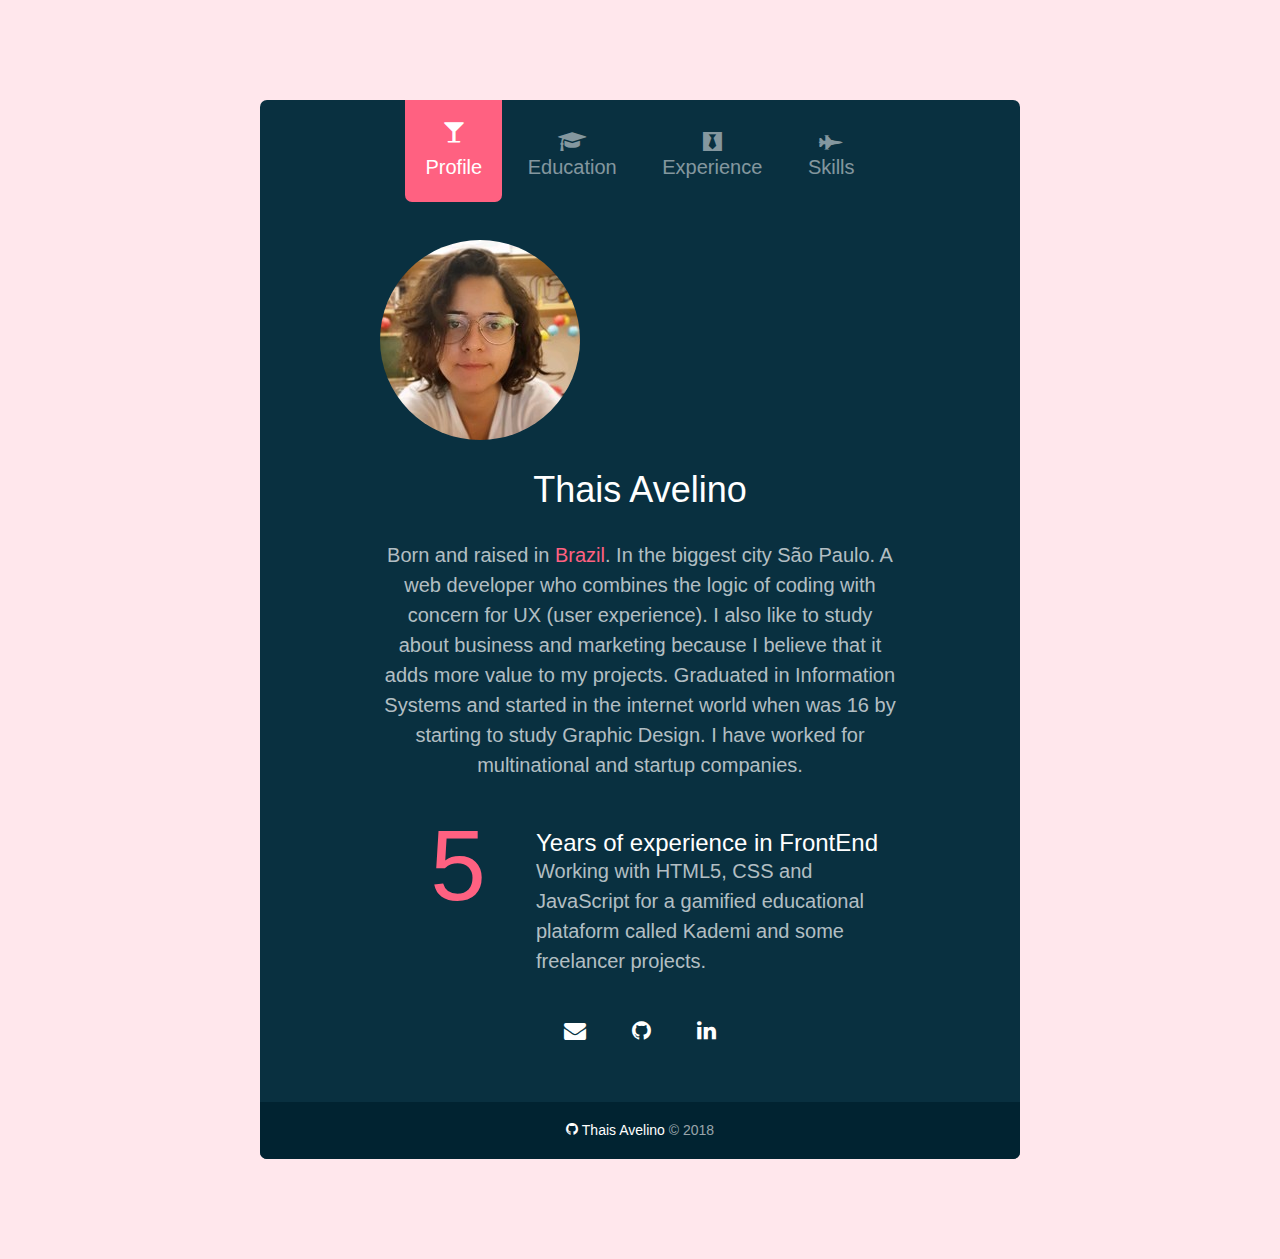
<file: index.html>
<!DOCTYPE html>
<!--[if lt IE 7]>      <html class="no-js lt-ie9 lt-ie8 lt-ie7"> <![endif]-->
<!--[if IE 7]>         <html class="no-js lt-ie9 lt-ie8"> <![endif]-->
<!--[if IE 8]>         <html class="no-js lt-ie9"> <![endif]-->
<!--[if gt IE 8]><!--> <html class="no-js"> <!--<![endif]-->
	<head>
	<meta charset="utf-8">
	<meta http-equiv="X-UA-Compatible" content="IE=edge">
	<title>Thais Avelino - CV</title>
	<meta name="viewport" content="width=device-width, initial-scale=1">
	<meta name="description" content="CV website about Thais Avelino Frontend developer" />
	<meta name="keywords" content="userexperience, ux, ui, user interface, design, ux designer, girls who code, html5, bootstrap, website, css3, mobile first, responsive, frontend" />
	<meta name="author" content="Thais Avelino" />

  	<!-- Facebook and Twitter integration -->
	<meta property="og:title" content=""/>
	<meta property="og:image" content=""/>
	<meta property="og:url" content=""/>
	<meta property="og:site_name" content=""/>
	<meta property="og:description" content=""/>
	<meta name="twitter:title" content="" />
	<meta name="twitter:image" content="" />
	<meta name="twitter:url" content="" />
	<meta name="twitter:card" content="" />

	<!-- Place favicon.ico and apple-touch-icon.png in the root directory -->
	<link rel="shortcut icon" href="favicon.ico">

	<!-- <link href='https://fonts.googleapis.com/css?family=Work+Sans:400,300,600,400italic,700' rel='stylesheet' type='text/css'> -->

	<!-- Animate.css -->
	<link rel="stylesheet" href="css/animate.css">
	<!-- Icomoon Icon Fonts-->
	<link rel="stylesheet" href="css/icomoon.css">
	<!-- Bootstrap  -->
	<link rel="stylesheet" href="css/bootstrap.css">
	<!-- Theme style  -->
	<link rel="stylesheet" href="css/style.css">

	<!-- Modernizr JS -->
	<script src="js/modernizr-2.6.2.min.js"></script>
	<!-- FOR IE9 below -->
	<!--[if lt IE 9]>
	<script src="js/respond.min.js"></script>
	<![endif]-->

	</head>
	<body><!---style="background-image: url(images/bg.jpg);--->

	<div id="fh5co-main">
		<div class="fh5co-tab-wrap">
			<ul class="fh5co-tab-menu">
				<li class="active"><a href="#" data-tab="1"><span class="icon icon-glass"></span><span class="menu-text">Profile</span></a></li>
				<li><a href="#" data-tab="2"><span class="icon icon-graduation-cap"></span><span class="menu-text">Education</span></a></li>
				<li><a href="#" data-tab="3"><span class="icon icon-black-tie"></span><span class="menu-text">Experience</span></a></li>
				<li><a href="#" data-tab="4" data-pie="yes"><span class="icon icon-fighter-jet"></span><span class="menu-text">Skills</span></a></li>
			</ul>
			<div class="fh5co-tab-content active" data-content="1">
				<div class="fh5co-content-inner text-center">
					<div class="row row-bottom-padded-sm">
						<div class="col-md-12">
							<figure>
								<img src="images/tavelino.jpeg" class="img-responsive img-circle" alt="Free HTML5 Wesbite Template by FreeHTML5.co">
							</figure>
							<h1>Thais Avelino</h1>
							<p>Born and raised in <a href="">Brazil</a>. In the biggest city São Paulo.
								A web developer who combines the logic of coding with concern for UX (user experience).
								I also like to study about business and marketing because I believe that it adds more value to my projects.
								Graduated in Information Systems and started in the internet world when was 16 by starting to study Graphic Design.
								I have worked for multinational and startup companies.</p>
						</div>
					</div>
					<div class="row">
						<div class="col-md-12 fh5co-counter">
							<div class="fh5co-number fh5co-left">5</div>
							<div class="fh5co-text">
								<h3 class="border-bottom">Years of experience in FrontEnd</h3>
								<p>Working with HTML5, CSS and JavaScript for a gamified educational plataform called Kademi and some freelancer projects.</p>
							</div>
						</div>
					</div>
					<ul class="fh5co-social">
						<li><a href="t.avelino@gmail.com"><i class="icon-envelope"></i></a></li>
						<li><a href="https://github.com/thaisavelino"><i class="icon-github"></i></a></li>
						<li><a href="https://www.linkedin.com/in/thaisavelino/?locale=en_US"><i class="icon-linkedin"></i></a></li>
					</ul>
				</div>
			</div>
			<div class="fh5co-tab-content" data-content="2">
				<div class="fh5co-content-inner">
					<div class="row">
						<div class="col-md-12">
							<p> Here There are some of my diplomas, but I am very curious and always studying about different subjects: marketing, project management, business, new economies, etc..</p>

							<div class="fh5co-feature">
								<div class="fh5co-icon">
									<i class="icon-graduation-cap"></i>
								</div>
								<div class="fh5co-text">
									<h2>2018-2021</h2>
									<p>Software Engineering and Computer Programming -  <a class="white" href="https://www.42.us.org/">42 Silicon Valley</a></p>
								</div>
							</div>
							<div class="fh5co-feature">
								<div class="fh5co-icon">
									<i class="icon-graduation-cap"></i>
								</div>
								<div class="fh5co-text">
									<h2>2010-2013</h2>
									<p>Information Systems - <a class="white"  href="http://www.faap.br/">Fundação Armando Alvares Penteado</a> - Brasil.</p>
								</div>
							</div>
							<div class="fh5co-feature">
								<div class="fh5co-icon">
									<i class="icon-graduation-cap"></i>
								</div>
								<div class="fh5co-text">
									<h2>2006-2008</h2>
									<p>Graphic Desing - <a class="white" href="http://https://www.escola-panamericana.com.br/">Escola Panamericana de Arte e Design </a> - Brasil.</p>
								</div>
							</div>

						</div>
					</div>
				</div>
			</div>
			<div class="fh5co-tab-content" data-content="3">
				<div class="fh5co-content-inner">
					<div class="row">
						<div class="col-md-12">

							<p>I have the privilege to work with these cool companies.</p>

							<div class="fh5co-feature">
									<div class="fh5co-icon">
										<i class="icon-black-tie"></i>
									</div>
									<div class="fh5co-text">
										<h2>Project Manager | Online Education</h2>
										<h3><a href="http://www.ganbatte.com.br">Ganbatte</a> - 2016-Present</h3>
										<ul>
											<li>eLearning Content Developer </li>
											<li>Instructional Designer </li>
											<li>Project Management for eLearning </li>
											<li>Teacher - on-line courses Tutor</li>
										</ul>
										<br />
									</div>
								</div>

							<div class="fh5co-feature">
								<div class="fh5co-icon">
									<i class="icon-black-tie"></i>
								</div>
								<div class="fh5co-text">
									<h2>Frontend Web Developer / UX analyst</h2>
									<h3><a href="http://www.atheva.com.br/">Atheva</a> 2015-2016.</h3>
									<ul>
										<li>Web development with HTML5, CSS3, Bootstrap and Javascript and JQuery.</li>
										<li>Responsible for the quality of Design, Front-end Programming, Usability and UX of Kademi Platforms (learning games, educational platform for schools) http://www.kademi.com.br/</li>
									</ul>
									<br />
								</div>
							</div>

							<div class="fh5co-feature">
								<div class="fh5co-icon">
									<i class="icon-black-tie"></i>
								</div>
								<div class="fh5co-text">
									<h2>WebSphere Application Server Support Analyst</h2>
									<h3><a href="http://www.ibm.com">IBM</a> - 2011-2012</h3>
									<ul>
										<li>I worked on the WebSphere Application Server (WAS) support team, solving software administration and configuration problems, working with large companies, and providing technical support to programmers and managers.</li>
									</ul>
									<br />
								</div>
							</div>

							<div class="fh5co-feature">
								<div class="fh5co-icon">
									<i class="icon-black-tie"></i>
								</div>
								<div class="fh5co-text">
									<h2>Cisco Networking Academy Instructor</h2>
									<h3><a href="http://www.ainet.com.br/">Ainet</a> - 2010-2011</h3>
									<ul>
										<li> Teach on IT Essentials professional training, focusing on preparing for Comptia A+</li>
										<li> Teach maintenance of computers, printers, network configuration, and "non-technical" skills such as customer service, emotional intelligence and ethics. Preparing students to work on service desk</li>
										<li> To create and teach workshops in IT, in the following topics: Convergent networks; VOIP; Wireless; IP network infrastructure; Information security</li>
										<li> Support analyst (maintenance of computers and the local network).</li>
									</ul>
								</div>
							</div>

						</div>

					</div>
				</div>
			</div>
			<div class="fh5co-tab-content" data-content="4">
				<div class="fh5co-content-inner">
					<div class="row">
						<div class="col-md-12">
							<p>Here are some of my technical Skills. For more check my <a class="white" href="https://github.com/thaisavelino"><i class="icon-github"></i> Github page</a>.</p>
						</div>
						<h2>Programming</h2>
						<div class="col-md-4 col-sm-6 col-xs-12 text-center">
							<div class="chart" data-percent="95"><span><strong>HTML5</strong>95%</span></div>
						</div>
						<div class="col-md-4 col-sm-6 col-xs-12 text-center">
							<div class="chart" data-percent="93"><span><strong>CSS3</strong>93%</span></div>
						</div>
						<div class="col-md-4 col-sm-6 col-xs-12 text-center">
							<div class="chart" data-percent="50"><span><strong>jQuery</strong>50%</span></div>
						</div>
						<div class="col-md-4 col-sm-6 col-xs-12 text-center">
							<div class="chart" data-percent="15"><span><strong>PHP</strong>15%</span></div>
						</div>
						<div class="col-md-4 col-sm-6 col-xs-12 text-center">
							<div class="chart" data-percent="15"><span><strong>MySQL</strong>15%</span></div>
						</div>
						<div class="col-md-4 col-sm-6 col-xs-12 text-center">
							<div class="chart" data-percent="10"><span><strong>AngularJS</strong>10%</span></div>
						</div>
						<h2>Languages</h2>
						<div class="col-md-4 col-sm-6 col-xs-12 text-center">
								<div class="chart" data-percent="100"><span><strong>Portuguese</strong>100%</span></div>
						</div>
						<div class="col-md-4 col-sm-6 col-xs-12 text-center">
							<div class="chart" data-percent="90"><span><strong>English</strong>90%</span></div>
						</div>

						<div class="col-md-4 col-sm-6 col-xs-12 text-center">
							<div class="chart" data-percent="15"><span><strong>French</strong>15%</span></div>
						</div>


					</div>
				</div>
			</div>
		</div>
		<footer id="fh5co-footer">
			<div class="row">
				<div class="col-md-6 col-md-offset-3 text-center">
					<small>
						<a class="white" href="https://github.com/thaisavelino"><i class="icon-github"></i> Thais Avelino </a> &copy; 2018 <span class="fh5co-author">
					</small>
				</div>
			</div>
		</footer>
	</div>

	<!-- jQuery -->
	<script src="js/jquery.min.js"></script>
	<!-- jQuery Easing -->
	<script src="js/jquery.easing.1.3.js"></script>
	<!-- Bootstrap -->
	<script src="js/bootstrap.min.js"></script>
	<!-- Waypoints -->
	<script src="js/jquery.waypoints.min.js"></script>
	<!-- Easy PieChart -->
	<script src="js/jquery.easypiechart.min.js"></script>
	<!-- MAIN JS -->
	<script src="js/main.js"></script>

	</body>
</html>
</file>
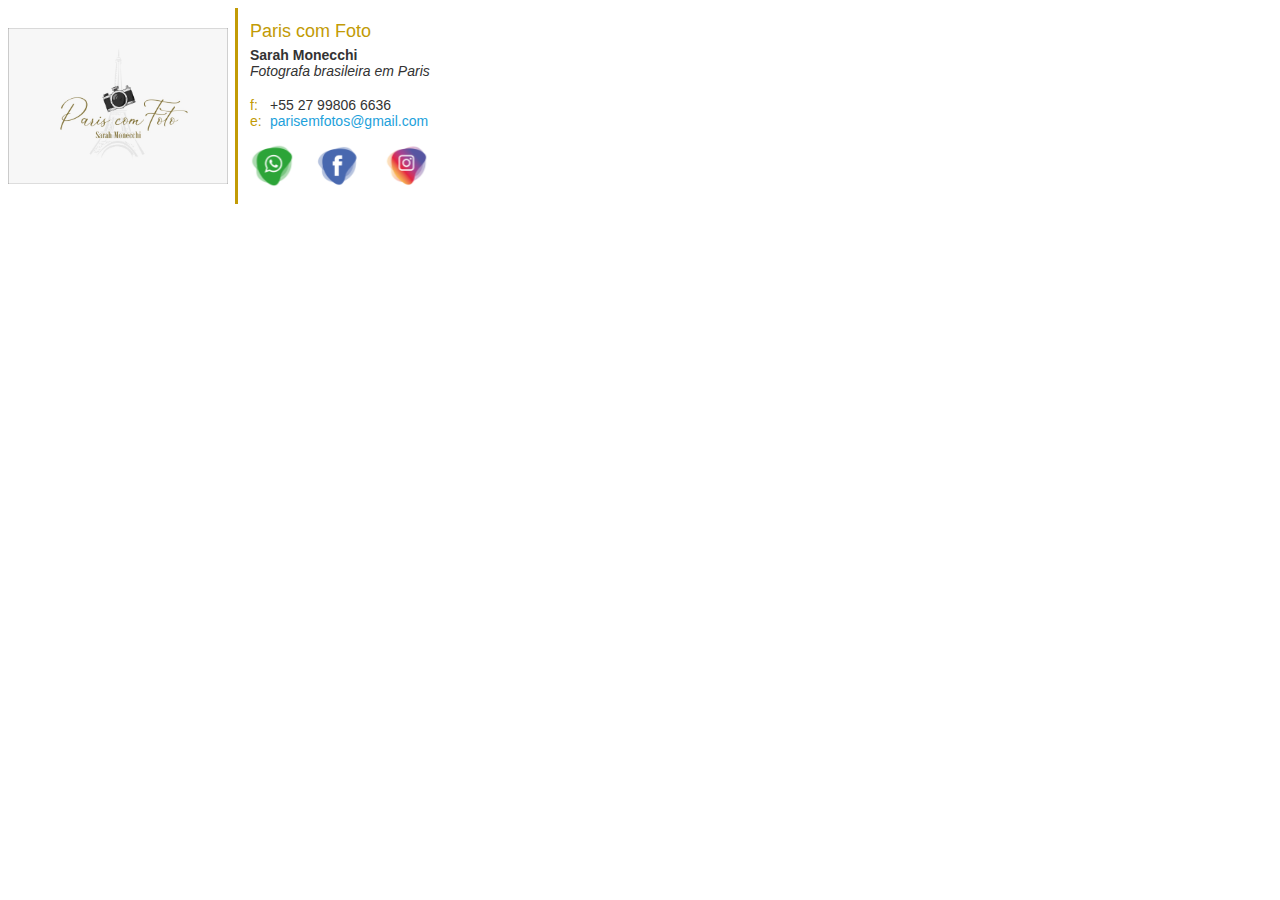
<file: sara.html>
<html><head></head><body><table cellpadding="0" cellspacing="0" border="0" style="background: none; border-width: 0px; border: 0px; margin: 0; padding: 0;">
    <tbody><tr><td valign="top" style="padding-right: 7px; border-right: solid 3px #C29B06">
        <img id="preview-image-url" src="images/sara/pariscomfoto.jpeg" style="
    width: 220px;
    margin-top: 20px;
    margin-bottom: 20px;
">
    </td>
    <td style="padding-left: 12px;">
    <div id="preview-name" style="padding-bottom: 5px; color: #C29B06; font-size: 18px; font-family: Arial, Helvetica, sans-serif;">Paris com Foto</div>
    <div id="preview-company-name" style="color: #333333; font-size: 14px; font-family: Arial, Helvetica, sans-serif;"><strong>Sarah Monecchi</strong></div>
    <div id="preview-job-title" style="color: #333333; font-size: 14px; font-family: Arial, Helvetica, sans-serif;">
    <i>Fotografa brasileira em Paris</i></div>
    <br>
    <div class="preview-phone" style="color: #333333; font-size: 14px; font-family: Arial, Helvetica, sans-serif;">
    <span style="display: inline-block; width: 20px; color: #C29B06;">f:</span><span id="preview-office-phone">+55 27 99806 6636</span></div>
    <div class="preview-web-email" style="color: #333333; font-size: 14px; font-family: Arial, Helvetica, sans-serif;">
    <span style="display: inline-block; width: 20px; color: #C29B06;">e:</span><span id="preview-email"><a href="mailto:pariscomfotos@gmail.com" style="color: #1da1db; text-decoration: none; font-weight: normal; font-size: 14px;">parisemfotos@gmail.com</a></span></div>
    <div class="preview-social-icons" style="padding-top: 15px;">
        <a href="https://api.whatsapp.com/send?phone=5527998066626" style="text-decoration: none; width: 40px;">
           <img src="images/sara/whatsapp.png" alt="" style="
    width: 45px;
">
        </a>
        &nbsp;&nbsp;&nbsp;   
        <a href="https://m.facebook.com/Paris-com-Foto-318856012148437/" style="text-decoration: none; width: 40px;">
            <img src="images/sara/facebook.png" style="
    width: 45px;
"></a>
        &nbsp;&nbsp;&nbsp;&nbsp;
        <a href="https://instagram.com/pariscomfoto?utm_source=ig_profile_share&amp;igshid=1fwxxc3sk3k8q" style="text-decoration: none; width: 40px;">
            <img src="images/sara/instagram.png" style="
    width: 45px;
">
        </a>
        
    </div>
    </td>
    </tr>
    </tbody>
    </table>
    </body>
    </html>
</file>
<file: css/icomoon.css>
@font-face {
    font-family: 'icomoon';
    src:    url('fonts/icomoon.eot?195opb');
    src:    url('fonts/icomoon.eot?195opb#iefix') format('embedded-opentype'),
        url('fonts/icomoon.ttf?195opb') format('truetype'),
        url('fonts/icomoon.woff?195opb') format('woff'),
        url('fonts/icomoon.svg?195opb#icomoon') format('svg');
    font-weight: normal;
    font-style: normal;
}

[class^="icon-"], [class*=" icon-"] {
    /* use !important to prevent issues with browser extensions that change fonts */
    font-family: 'icomoon' !important;
    speak: none;
    font-style: normal;
    font-weight: normal;
    font-variant: normal;
    text-transform: none;
    line-height: 1;

    /* Better Font Rendering =========== */
    -webkit-font-smoothing: antialiased;
    -moz-osx-font-smoothing: grayscale;
}

.icon-glass:before {
    content: "\f000";
}
.icon-music:before {
    content: "\f001";
}
.icon-search:before {
    content: "\f002";
}
.icon-envelope-o:before {
    content: "\f003";
}
.icon-heart:before {
    content: "\f004";
}
.icon-star:before {
    content: "\f005";
}
.icon-star-o:before {
    content: "\f006";
}
.icon-user:before {
    content: "\f007";
}
.icon-film:before {
    content: "\f008";
}
.icon-th-large:before {
    content: "\f009";
}
.icon-th:before {
    content: "\f00a";
}
.icon-th-list:before {
    content: "\f00b";
}
.icon-check:before {
    content: "\f00c";
}
.icon-close:before {
    content: "\f00d";
}
.icon-remove:before {
    content: "\f00d";
}
.icon-times:before {
    content: "\f00d";
}
.icon-search-plus:before {
    content: "\f00e";
}
.icon-search-minus:before {
    content: "\f010";
}
.icon-power-off:before {
    content: "\f011";
}
.icon-signal:before {
    content: "\f012";
}
.icon-cog:before {
    content: "\f013";
}
.icon-gear:before {
    content: "\f013";
}
.icon-trash-o:before {
    content: "\f014";
}
.icon-home:before {
    content: "\f015";
}
.icon-file-o:before {
    content: "\f016";
}
.icon-clock-o:before {
    content: "\f017";
}
.icon-road:before {
    content: "\f018";
}
.icon-download:before {
    content: "\f019";
}
.icon-arrow-circle-o-down:before {
    content: "\f01a";
}
.icon-arrow-circle-o-up:before {
    content: "\f01b";
}
.icon-inbox:before {
    content: "\f01c";
}
.icon-play-circle-o:before {
    content: "\f01d";
}
.icon-repeat:before {
    content: "\f01e";
}
.icon-rotate-right:before {
    content: "\f01e";
}
.icon-refresh:before {
    content: "\f021";
}
.icon-list-alt:before {
    content: "\f022";
}
.icon-lock:before {
    content: "\f023";
}
.icon-flag:before {
    content: "\f024";
}
.icon-headphones:before {
    content: "\f025";
}
.icon-volume-off:before {
    content: "\f026";
}
.icon-volume-down:before {
    content: "\f027";
}
.icon-volume-up:before {
    content: "\f028";
}
.icon-qrcode:before {
    content: "\f029";
}
.icon-barcode:before {
    content: "\f02a";
}
.icon-tag:before {
    content: "\f02b";
}
.icon-tags:before {
    content: "\f02c";
}
.icon-book:before {
    content: "\f02d";
}
.icon-bookmark:before {
    content: "\f02e";
}
.icon-print:before {
    content: "\f02f";
}
.icon-camera:before {
    content: "\f030";
}
.icon-font:before {
    content: "\f031";
}
.icon-bold:before {
    content: "\f032";
}
.icon-italic:before {
    content: "\f033";
}
.icon-text-height:before {
    content: "\f034";
}
.icon-text-width:before {
    content: "\f035";
}
.icon-align-left:before {
    content: "\f036";
}
.icon-align-center:before {
    content: "\f037";
}
.icon-align-right:before {
    content: "\f038";
}
.icon-align-justify:before {
    content: "\f039";
}
.icon-list:before {
    content: "\f03a";
}
.icon-dedent:before {
    content: "\f03b";
}
.icon-outdent:before {
    content: "\f03b";
}
.icon-indent:before {
    content: "\f03c";
}
.icon-video-camera:before {
    content: "\f03d";
}
.icon-image:before {
    content: "\f03e";
}
.icon-photo:before {
    content: "\f03e";
}
.icon-picture-o:before {
    content: "\f03e";
}
.icon-pencil:before {
    content: "\f040";
}
.icon-map-marker:before {
    content: "\f041";
}
.icon-adjust:before {
    content: "\f042";
}
.icon-tint:before {
    content: "\f043";
}
.icon-edit:before {
    content: "\f044";
}
.icon-pencil-square-o:before {
    content: "\f044";
}
.icon-share-square-o:before {
    content: "\f045";
}
.icon-check-square-o:before {
    content: "\f046";
}
.icon-arrows:before {
    content: "\f047";
}
.icon-step-backward:before {
    content: "\f048";
}
.icon-fast-backward:before {
    content: "\f049";
}
.icon-backward:before {
    content: "\f04a";
}
.icon-play:before {
    content: "\f04b";
}
.icon-pause:before {
    content: "\f04c";
}
.icon-stop:before {
    content: "\f04d";
}
.icon-forward:before {
    content: "\f04e";
}
.icon-fast-forward:before {
    content: "\f050";
}
.icon-step-forward:before {
    content: "\f051";
}
.icon-eject:before {
    content: "\f052";
}
.icon-chevron-left:before {
    content: "\f053";
}
.icon-chevron-right:before {
    content: "\f054";
}
.icon-plus-circle:before {
    content: "\f055";
}
.icon-minus-circle:before {
    content: "\f056";
}
.icon-times-circle:before {
    content: "\f057";
}
.icon-check-circle:before {
    content: "\f058";
}
.icon-question-circle:before {
    content: "\f059";
}
.icon-info-circle:before {
    content: "\f05a";
}
.icon-crosshairs:before {
    content: "\f05b";
}
.icon-times-circle-o:before {
    content: "\f05c";
}
.icon-check-circle-o:before {
    content: "\f05d";
}
.icon-ban:before {
    content: "\f05e";
}
.icon-arrow-left:before {
    content: "\f060";
}
.icon-arrow-right:before {
    content: "\f061";
}
.icon-arrow-up:before {
    content: "\f062";
}
.icon-arrow-down:before {
    content: "\f063";
}
.icon-mail-forward:before {
    content: "\f064";
}
.icon-share:before {
    content: "\f064";
}
.icon-expand:before {
    content: "\f065";
}
.icon-compress:before {
    content: "\f066";
}
.icon-plus:before {
    content: "\f067";
}
.icon-minus:before {
    content: "\f068";
}
.icon-asterisk:before {
    content: "\f069";
}
.icon-exclamation-circle:before {
    content: "\f06a";
}
.icon-gift:before {
    content: "\f06b";
}
.icon-leaf:before {
    content: "\f06c";
}
.icon-fire:before {
    content: "\f06d";
}
.icon-eye:before {
    content: "\f06e";
}
.icon-eye-slash:before {
    content: "\f070";
}
.icon-exclamation-triangle:before {
    content: "\f071";
}
.icon-warning:before {
    content: "\f071";
}
.icon-plane:before {
    content: "\f072";
}
.icon-calendar:before {
    content: "\f073";
}
.icon-random:before {
    content: "\f074";
}
.icon-comment:before {
    content: "\f075";
}
.icon-magnet:before {
    content: "\f076";
}
.icon-chevron-up:before {
    content: "\f077";
}
.icon-chevron-down:before {
    content: "\f078";
}
.icon-retweet:before {
    content: "\f079";
}
.icon-shopping-cart:before {
    content: "\f07a";
}
.icon-folder:before {
    content: "\f07b";
}
.icon-folder-open:before {
    content: "\f07c";
}
.icon-arrows-v:before {
    content: "\f07d";
}
.icon-arrows-h:before {
    content: "\f07e";
}
.icon-bar-chart:before {
    content: "\f080";
}
.icon-bar-chart-o:before {
    content: "\f080";
}
.icon-twitter-square:before {
    content: "\f081";
}
.icon-facebook-square:before {
    content: "\f082";
}
.icon-camera-retro:before {
    content: "\f083";
}
.icon-key:before {
    content: "\f084";
}
.icon-cogs:before {
    content: "\f085";
}
.icon-gears:before {
    content: "\f085";
}
.icon-comments:before {
    content: "\f086";
}
.icon-thumbs-o-up:before {
    content: "\f087";
}
.icon-thumbs-o-down:before {
    content: "\f088";
}
.icon-star-half:before {
    content: "\f089";
}
.icon-heart-o:before {
    content: "\f08a";
}
.icon-sign-out:before {
    content: "\f08b";
}
.icon-linkedin-square:before {
    content: "\f08c";
}
.icon-thumb-tack:before {
    content: "\f08d";
}
.icon-external-link:before {
    content: "\f08e";
}
.icon-sign-in:before {
    content: "\f090";
}
.icon-trophy:before {
    content: "\f091";
}
.icon-github-square:before {
    content: "\f092";
}
.icon-upload:before {
    content: "\f093";
}
.icon-lemon-o:before {
    content: "\f094";
}
.icon-phone:before {
    content: "\f095";
}
.icon-square-o:before {
    content: "\f096";
}
.icon-bookmark-o:before {
    content: "\f097";
}
.icon-phone-square:before {
    content: "\f098";
}
.icon-twitter:before {
    content: "\f099";
}
.icon-facebook:before {
    content: "\f09a";
}
.icon-facebook-f:before {
    content: "\f09a";
}
.icon-github:before {
    content: "\f09b";
}
.icon-unlock:before {
    content: "\f09c";
}
.icon-credit-card:before {
    content: "\f09d";
}
.icon-feed:before {
    content: "\f09e";
}
.icon-rss:before {
    content: "\f09e";
}
.icon-hdd-o:before {
    content: "\f0a0";
}
.icon-bullhorn:before {
    content: "\f0a1";
}
.icon-bell-o:before {
    content: "\f0a2";
}
.icon-certificate:before {
    content: "\f0a3";
}
.icon-hand-o-right:before {
    content: "\f0a4";
}
.icon-hand-o-left:before {
    content: "\f0a5";
}
.icon-hand-o-up:before {
    content: "\f0a6";
}
.icon-hand-o-down:before {
    content: "\f0a7";
}
.icon-arrow-circle-left:before {
    content: "\f0a8";
}
.icon-arrow-circle-right:before {
    content: "\f0a9";
}
.icon-arrow-circle-up:before {
    content: "\f0aa";
}
.icon-arrow-circle-down:before {
    content: "\f0ab";
}
.icon-globe:before {
    content: "\f0ac";
}
.icon-wrench:before {
    content: "\f0ad";
}
.icon-tasks:before {
    content: "\f0ae";
}
.icon-filter:before {
    content: "\f0b0";
}
.icon-briefcase:before {
    content: "\f0b1";
}
.icon-arrows-alt:before {
    content: "\f0b2";
}
.icon-group:before {
    content: "\f0c0";
}
.icon-users:before {
    content: "\f0c0";
}
.icon-chain:before {
    content: "\f0c1";
}
.icon-link:before {
    content: "\f0c1";
}
.icon-cloud:before {
    content: "\f0c2";
}
.icon-flask:before {
    content: "\f0c3";
}
.icon-cut:before {
    content: "\f0c4";
}
.icon-scissors:before {
    content: "\f0c4";
}
.icon-copy:before {
    content: "\f0c5";
}
.icon-files-o:before {
    content: "\f0c5";
}
.icon-paperclip:before {
    content: "\f0c6";
}
.icon-floppy-o:before {
    content: "\f0c7";
}
.icon-save:before {
    content: "\f0c7";
}
.icon-square:before {
    content: "\f0c8";
}
.icon-bars:before {
    content: "\f0c9";
}
.icon-navicon:before {
    content: "\f0c9";
}
.icon-reorder:before {
    content: "\f0c9";
}
.icon-list-ul:before {
    content: "\f0ca";
}
.icon-list-ol:before {
    content: "\f0cb";
}
.icon-strikethrough:before {
    content: "\f0cc";
}
.icon-underline:before {
    content: "\f0cd";
}
.icon-table:before {
    content: "\f0ce";
}
.icon-magic:before {
    content: "\f0d0";
}
.icon-truck:before {
    content: "\f0d1";
}
.icon-pinterest:before {
    content: "\f0d2";
}
.icon-pinterest-square:before {
    content: "\f0d3";
}
.icon-google-plus-square:before {
    content: "\f0d4";
}
.icon-google-plus:before {
    content: "\f0d5";
}
.icon-money:before {
    content: "\f0d6";
}
.icon-caret-down:before {
    content: "\f0d7";
}
.icon-caret-up:before {
    content: "\f0d8";
}
.icon-caret-left:before {
    content: "\f0d9";
}
.icon-caret-right:before {
    content: "\f0da";
}
.icon-columns:before {
    content: "\f0db";
}
.icon-sort:before {
    content: "\f0dc";
}
.icon-unsorted:before {
    content: "\f0dc";
}
.icon-sort-desc:before {
    content: "\f0dd";
}
.icon-sort-down:before {
    content: "\f0dd";
}
.icon-sort-asc:before {
    content: "\f0de";
}
.icon-sort-up:before {
    content: "\f0de";
}
.icon-envelope:before {
    content: "\f0e0";
}
.icon-linkedin:before {
    content: "\f0e1";
}
.icon-rotate-left:before {
    content: "\f0e2";
}
.icon-undo:before {
    content: "\f0e2";
}
.icon-gavel:before {
    content: "\f0e3";
}
.icon-legal:before {
    content: "\f0e3";
}
.icon-dashboard:before {
    content: "\f0e4";
}
.icon-tachometer:before {
    content: "\f0e4";
}
.icon-comment-o:before {
    content: "\f0e5";
}
.icon-comments-o:before {
    content: "\f0e6";
}
.icon-bolt:before {
    content: "\f0e7";
}
.icon-flash:before {
    content: "\f0e7";
}
.icon-sitemap:before {
    content: "\f0e8";
}
.icon-umbrella:before {
    content: "\f0e9";
}
.icon-clipboard:before {
    content: "\f0ea";
}
.icon-paste:before {
    content: "\f0ea";
}
.icon-lightbulb-o:before {
    content: "\f0eb";
}
.icon-exchange:before {
    content: "\f0ec";
}
.icon-cloud-download:before {
    content: "\f0ed";
}
.icon-cloud-upload:before {
    content: "\f0ee";
}
.icon-user-md:before {
    content: "\f0f0";
}
.icon-stethoscope:before {
    content: "\f0f1";
}
.icon-suitcase:before {
    content: "\f0f2";
}
.icon-bell:before {
    content: "\f0f3";
}
.icon-coffee:before {
    content: "\f0f4";
}
.icon-cutlery:before {
    content: "\f0f5";
}
.icon-file-text-o:before {
    content: "\f0f6";
}
.icon-building-o:before {
    content: "\f0f7";
}
.icon-hospital-o:before {
    content: "\f0f8";
}
.icon-ambulance:before {
    content: "\f0f9";
}
.icon-medkit:before {
    content: "\f0fa";
}
.icon-fighter-jet:before {
    content: "\f0fb";
}
.icon-beer:before {
    content: "\f0fc";
}
.icon-h-square:before {
    content: "\f0fd";
}
.icon-plus-square:before {
    content: "\f0fe";
}
.icon-angle-double-left:before {
    content: "\f100";
}
.icon-angle-double-right:before {
    content: "\f101";
}
.icon-angle-double-up:before {
    content: "\f102";
}
.icon-angle-double-down:before {
    content: "\f103";
}
.icon-angle-left:before {
    content: "\f104";
}
.icon-angle-right:before {
    content: "\f105";
}
.icon-angle-up:before {
    content: "\f106";
}
.icon-angle-down:before {
    content: "\f107";
}
.icon-desktop:before {
    content: "\f108";
}
.icon-laptop:before {
    content: "\f109";
}
.icon-tablet:before {
    content: "\f10a";
}
.icon-mobile:before {
    content: "\f10b";
}
.icon-mobile-phone:before {
    content: "\f10b";
}
.icon-circle-o:before {
    content: "\f10c";
}
.icon-quote-left:before {
    content: "\f10d";
}
.icon-quote-right:before {
    content: "\f10e";
}
.icon-spinner:before {
    content: "\f110";
}
.icon-circle:before {
    content: "\f111";
}
.icon-mail-reply:before {
    content: "\f112";
}
.icon-reply:before {
    content: "\f112";
}
.icon-github-alt:before {
    content: "\f113";
}
.icon-folder-o:before {
    content: "\f114";
}
.icon-folder-open-o:before {
    content: "\f115";
}
.icon-smile-o:before {
    content: "\f118";
}
.icon-frown-o:before {
    content: "\f119";
}
.icon-meh-o:before {
    content: "\f11a";
}
.icon-gamepad:before {
    content: "\f11b";
}
.icon-keyboard-o:before {
    content: "\f11c";
}
.icon-flag-o:before {
    content: "\f11d";
}
.icon-flag-checkered:before {
    content: "\f11e";
}
.icon-terminal:before {
    content: "\f120";
}
.icon-code:before {
    content: "\f121";
}
.icon-mail-reply-all:before {
    content: "\f122";
}
.icon-reply-all:before {
    content: "\f122";
}
.icon-star-half-empty:before {
    content: "\f123";
}
.icon-star-half-full:before {
    content: "\f123";
}
.icon-star-half-o:before {
    content: "\f123";
}
.icon-location-arrow:before {
    content: "\f124";
}
.icon-crop:before {
    content: "\f125";
}
.icon-code-fork:before {
    content: "\f126";
}
.icon-chain-broken:before {
    content: "\f127";
}
.icon-unlink:before {
    content: "\f127";
}
.icon-question:before {
    content: "\f128";
}
.icon-info:before {
    content: "\f129";
}
.icon-exclamation:before {
    content: "\f12a";
}
.icon-superscript:before {
    content: "\f12b";
}
.icon-subscript:before {
    content: "\f12c";
}
.icon-eraser:before {
    content: "\f12d";
}
.icon-puzzle-piece:before {
    content: "\f12e";
}
.icon-microphone:before {
    content: "\f130";
}
.icon-microphone-slash:before {
    content: "\f131";
}
.icon-shield:before {
    content: "\f132";
}
.icon-calendar-o:before {
    content: "\f133";
}
.icon-fire-extinguisher:before {
    content: "\f134";
}
.icon-rocket:before {
    content: "\f135";
}
.icon-maxcdn:before {
    content: "\f136";
}
.icon-chevron-circle-left:before {
    content: "\f137";
}
.icon-chevron-circle-right:before {
    content: "\f138";
}
.icon-chevron-circle-up:before {
    content: "\f139";
}
.icon-chevron-circle-down:before {
    content: "\f13a";
}
.icon-html5:before {
    content: "\f13b";
}
.icon-css3:before {
    content: "\f13c";
}
.icon-anchor:before {
    content: "\f13d";
}
.icon-unlock-alt:before {
    content: "\f13e";
}
.icon-bullseye:before {
    content: "\f140";
}
.icon-ellipsis-h:before {
    content: "\f141";
}
.icon-ellipsis-v:before {
    content: "\f142";
}
.icon-rss-square:before {
    content: "\f143";
}
.icon-play-circle:before {
    content: "\f144";
}
.icon-ticket:before {
    content: "\f145";
}
.icon-minus-square:before {
    content: "\f146";
}
.icon-minus-square-o:before {
    content: "\f147";
}
.icon-level-up:before {
    content: "\f148";
}
.icon-level-down:before {
    content: "\f149";
}
.icon-check-square:before {
    content: "\f14a";
}
.icon-pencil-square:before {
    content: "\f14b";
}
.icon-external-link-square:before {
    content: "\f14c";
}
.icon-share-square:before {
    content: "\f14d";
}
.icon-compass:before {
    content: "\f14e";
}
.icon-caret-square-o-down:before {
    content: "\f150";
}
.icon-toggle-down:before {
    content: "\f150";
}
.icon-caret-square-o-up:before {
    content: "\f151";
}
.icon-toggle-up:before {
    content: "\f151";
}
.icon-caret-square-o-right:before {
    content: "\f152";
}
.icon-toggle-right:before {
    content: "\f152";
}
.icon-eur:before {
    content: "\f153";
}
.icon-euro:before {
    content: "\f153";
}
.icon-gbp:before {
    content: "\f154";
}
.icon-dollar:before {
    content: "\f155";
}
.icon-usd:before {
    content: "\f155";
}
.icon-inr:before {
    content: "\f156";
}
.icon-rupee:before {
    content: "\f156";
}
.icon-cny:before {
    content: "\f157";
}
.icon-jpy:before {
    content: "\f157";
}
.icon-rmb:before {
    content: "\f157";
}
.icon-yen:before {
    content: "\f157";
}
.icon-rouble:before {
    content: "\f158";
}
.icon-rub:before {
    content: "\f158";
}
.icon-ruble:before {
    content: "\f158";
}
.icon-krw:before {
    content: "\f159";
}
.icon-won:before {
    content: "\f159";
}
.icon-bitcoin:before {
    content: "\f15a";
}
.icon-btc:before {
    content: "\f15a";
}
.icon-file:before {
    content: "\f15b";
}
.icon-file-text:before {
    content: "\f15c";
}
.icon-sort-alpha-asc:before {
    content: "\f15d";
}
.icon-sort-alpha-desc:before {
    content: "\f15e";
}
.icon-sort-amount-asc:before {
    content: "\f160";
}
.icon-sort-amount-desc:before {
    content: "\f161";
}
.icon-sort-numeric-asc:before {
    content: "\f162";
}
.icon-sort-numeric-desc:before {
    content: "\f163";
}
.icon-thumbs-up:before {
    content: "\f164";
}
.icon-thumbs-down:before {
    content: "\f165";
}
.icon-youtube-square:before {
    content: "\f166";
}
.icon-youtube:before {
    content: "\f167";
}
.icon-xing:before {
    content: "\f168";
}
.icon-xing-square:before {
    content: "\f169";
}
.icon-youtube-play:before {
    content: "\f16a";
}
.icon-dropbox:before {
    content: "\f16b";
}
.icon-stack-overflow:before {
    content: "\f16c";
}
.icon-instagram:before {
    content: "\f16d";
}
.icon-flickr:before {
    content: "\f16e";
}
.icon-adn:before {
    content: "\f170";
}
.icon-bitbucket:before {
    content: "\f171";
}
.icon-bitbucket-square:before {
    content: "\f172";
}
.icon-tumblr:before {
    content: "\f173";
}
.icon-tumblr-square:before {
    content: "\f174";
}
.icon-long-arrow-down:before {
    content: "\f175";
}
.icon-long-arrow-up:before {
    content: "\f176";
}
.icon-long-arrow-left:before {
    content: "\f177";
}
.icon-long-arrow-right:before {
    content: "\f178";
}
.icon-apple:before {
    content: "\f179";
}
.icon-windows:before {
    content: "\f17a";
}
.icon-android:before {
    content: "\f17b";
}
.icon-linux:before {
    content: "\f17c";
}
.icon-dribbble:before {
    content: "\f17d";
}
.icon-skype:before {
    content: "\f17e";
}
.icon-foursquare:before {
    content: "\f180";
}
.icon-trello:before {
    content: "\f181";
}
.icon-female:before {
    content: "\f182";
}
.icon-male:before {
    content: "\f183";
}
.icon-gittip:before {
    content: "\f184";
}
.icon-gratipay:before {
    content: "\f184";
}
.icon-sun-o:before {
    content: "\f185";
}
.icon-moon-o:before {
    content: "\f186";
}
.icon-archive:before {
    content: "\f187";
}
.icon-bug:before {
    content: "\f188";
}
.icon-vk:before {
    content: "\f189";
}
.icon-weibo:before {
    content: "\f18a";
}
.icon-renren:before {
    content: "\f18b";
}
.icon-pagelines:before {
    content: "\f18c";
}
.icon-stack-exchange:before {
    content: "\f18d";
}
.icon-arrow-circle-o-right:before {
    content: "\f18e";
}
.icon-arrow-circle-o-left:before {
    content: "\f190";
}
.icon-caret-square-o-left:before {
    content: "\f191";
}
.icon-toggle-left:before {
    content: "\f191";
}
.icon-dot-circle-o:before {
    content: "\f192";
}
.icon-wheelchair:before {
    content: "\f193";
}
.icon-vimeo-square:before {
    content: "\f194";
}
.icon-try:before {
    content: "\f195";
}
.icon-turkish-lira:before {
    content: "\f195";
}
.icon-plus-square-o:before {
    content: "\f196";
}
.icon-space-shuttle:before {
    content: "\f197";
}
.icon-slack:before {
    content: "\f198";
}
.icon-envelope-square:before {
    content: "\f199";
}
.icon-wordpress:before {
    content: "\f19a";
}
.icon-openid:before {
    content: "\f19b";
}
.icon-bank:before {
    content: "\f19c";
}
.icon-institution:before {
    content: "\f19c";
}
.icon-university:before {
    content: "\f19c";
}
.icon-graduation-cap:before {
    content: "\f19d";
}
.icon-mortar-board:before {
    content: "\f19d";
}
.icon-yahoo:before {
    content: "\f19e";
}
.icon-google:before {
    content: "\f1a0";
}
.icon-reddit:before {
    content: "\f1a1";
}
.icon-reddit-square:before {
    content: "\f1a2";
}
.icon-stumbleupon-circle:before {
    content: "\f1a3";
}
.icon-stumbleupon:before {
    content: "\f1a4";
}
.icon-delicious:before {
    content: "\f1a5";
}
.icon-digg:before {
    content: "\f1a6";
}
.icon-pied-piper-pp:before {
    content: "\f1a7";
}
.icon-pied-piper-alt:before {
    content: "\f1a8";
}
.icon-drupal:before {
    content: "\f1a9";
}
.icon-joomla:before {
    content: "\f1aa";
}
.icon-language:before {
    content: "\f1ab";
}
.icon-fax:before {
    content: "\f1ac";
}
.icon-building:before {
    content: "\f1ad";
}
.icon-child:before {
    content: "\f1ae";
}
.icon-paw:before {
    content: "\f1b0";
}
.icon-spoon:before {
    content: "\f1b1";
}
.icon-cube:before {
    content: "\f1b2";
}
.icon-cubes:before {
    content: "\f1b3";
}
.icon-behance:before {
    content: "\f1b4";
}
.icon-behance-square:before {
    content: "\f1b5";
}
.icon-steam:before {
    content: "\f1b6";
}
.icon-steam-square:before {
    content: "\f1b7";
}
.icon-recycle:before {
    content: "\f1b8";
}
.icon-automobile:before {
    content: "\f1b9";
}
.icon-car:before {
    content: "\f1b9";
}
.icon-cab:before {
    content: "\f1ba";
}
.icon-taxi:before {
    content: "\f1ba";
}
.icon-tree:before {
    content: "\f1bb";
}
.icon-spotify:before {
    content: "\f1bc";
}
.icon-deviantart:before {
    content: "\f1bd";
}
.icon-soundcloud:before {
    content: "\f1be";
}
.icon-database:before {
    content: "\f1c0";
}
.icon-file-pdf-o:before {
    content: "\f1c1";
}
.icon-file-word-o:before {
    content: "\f1c2";
}
.icon-file-excel-o:before {
    content: "\f1c3";
}
.icon-file-powerpoint-o:before {
    content: "\f1c4";
}
.icon-file-image-o:before {
    content: "\f1c5";
}
.icon-file-photo-o:before {
    content: "\f1c5";
}
.icon-file-picture-o:before {
    content: "\f1c5";
}
.icon-file-archive-o:before {
    content: "\f1c6";
}
.icon-file-zip-o:before {
    content: "\f1c6";
}
.icon-file-audio-o:before {
    content: "\f1c7";
}
.icon-file-sound-o:before {
    content: "\f1c7";
}
.icon-file-movie-o:before {
    content: "\f1c8";
}
.icon-file-video-o:before {
    content: "\f1c8";
}
.icon-file-code-o:before {
    content: "\f1c9";
}
.icon-vine:before {
    content: "\f1ca";
}
.icon-codepen:before {
    content: "\f1cb";
}
.icon-jsfiddle:before {
    content: "\f1cc";
}
.icon-life-bouy:before {
    content: "\f1cd";
}
.icon-life-buoy:before {
    content: "\f1cd";
}
.icon-life-ring:before {
    content: "\f1cd";
}
.icon-life-saver:before {
    content: "\f1cd";
}
.icon-support:before {
    content: "\f1cd";
}
.icon-circle-o-notch:before {
    content: "\f1ce";
}
.icon-ra:before {
    content: "\f1d0";
}
.icon-rebel:before {
    content: "\f1d0";
}
.icon-resistance:before {
    content: "\f1d0";
}
.icon-empire:before {
    content: "\f1d1";
}
.icon-ge:before {
    content: "\f1d1";
}
.icon-git-square:before {
    content: "\f1d2";
}
.icon-git:before {
    content: "\f1d3";
}
.icon-hacker-news:before {
    content: "\f1d4";
}
.icon-y-combinator-square:before {
    content: "\f1d4";
}
.icon-yc-square:before {
    content: "\f1d4";
}
.icon-tencent-weibo:before {
    content: "\f1d5";
}
.icon-qq:before {
    content: "\f1d6";
}
.icon-wechat:before {
    content: "\f1d7";
}
.icon-weixin:before {
    content: "\f1d7";
}
.icon-paper-plane:before {
    content: "\f1d8";
}
.icon-send:before {
    content: "\f1d8";
}
.icon-paper-plane-o:before {
    content: "\f1d9";
}
.icon-send-o:before {
    content: "\f1d9";
}
.icon-history:before {
    content: "\f1da";
}
.icon-circle-thin:before {
    content: "\f1db";
}
.icon-header:before {
    content: "\f1dc";
}
.icon-paragraph:before {
    content: "\f1dd";
}
.icon-sliders:before {
    content: "\f1de";
}
.icon-share-alt:before {
    content: "\f1e0";
}
.icon-share-alt-square:before {
    content: "\f1e1";
}
.icon-bomb:before {
    content: "\f1e2";
}
.icon-futbol-o:before {
    content: "\f1e3";
}
.icon-soccer-ball-o:before {
    content: "\f1e3";
}
.icon-tty:before {
    content: "\f1e4";
}
.icon-binoculars:before {
    content: "\f1e5";
}
.icon-plug:before {
    content: "\f1e6";
}
.icon-slideshare:before {
    content: "\f1e7";
}
.icon-twitch:before {
    content: "\f1e8";
}
.icon-yelp:before {
    content: "\f1e9";
}
.icon-newspaper-o:before {
    content: "\f1ea";
}
.icon-wifi:before {
    content: "\f1eb";
}
.icon-calculator:before {
    content: "\f1ec";
}
.icon-paypal:before {
    content: "\f1ed";
}
.icon-google-wallet:before {
    content: "\f1ee";
}
.icon-cc-visa:before {
    content: "\f1f0";
}
.icon-cc-mastercard:before {
    content: "\f1f1";
}
.icon-cc-discover:before {
    content: "\f1f2";
}
.icon-cc-amex:before {
    content: "\f1f3";
}
.icon-cc-paypal:before {
    content: "\f1f4";
}
.icon-cc-stripe:before {
    content: "\f1f5";
}
.icon-bell-slash:before {
    content: "\f1f6";
}
.icon-bell-slash-o:before {
    content: "\f1f7";
}
.icon-trash:before {
    content: "\f1f8";
}
.icon-copyright:before {
    content: "\f1f9";
}
.icon-at:before {
    content: "\f1fa";
}
.icon-eyedropper:before {
    content: "\f1fb";
}
.icon-paint-brush:before {
    content: "\f1fc";
}
.icon-birthday-cake:before {
    content: "\f1fd";
}
.icon-area-chart:before {
    content: "\f1fe";
}
.icon-pie-chart:before {
    content: "\f200";
}
.icon-line-chart:before {
    content: "\f201";
}
.icon-lastfm:before {
    content: "\f202";
}
.icon-lastfm-square:before {
    content: "\f203";
}
.icon-toggle-off:before {
    content: "\f204";
}
.icon-toggle-on:before {
    content: "\f205";
}
.icon-bicycle:before {
    content: "\f206";
}
.icon-bus:before {
    content: "\f207";
}
.icon-ioxhost:before {
    content: "\f208";
}
.icon-angellist:before {
    content: "\f209";
}
.icon-cc:before {
    content: "\f20a";
}
.icon-ils:before {
    content: "\f20b";
}
.icon-shekel:before {
    content: "\f20b";
}
.icon-sheqel:before {
    content: "\f20b";
}
.icon-meanpath:before {
    content: "\f20c";
}
.icon-buysellads:before {
    content: "\f20d";
}
.icon-connectdevelop:before {
    content: "\f20e";
}
.icon-dashcube:before {
    content: "\f210";
}
.icon-forumbee:before {
    content: "\f211";
}
.icon-leanpub:before {
    content: "\f212";
}
.icon-sellsy:before {
    content: "\f213";
}
.icon-shirtsinbulk:before {
    content: "\f214";
}
.icon-simplybuilt:before {
    content: "\f215";
}
.icon-skyatlas:before {
    content: "\f216";
}
.icon-cart-plus:before {
    content: "\f217";
}
.icon-cart-arrow-down:before {
    content: "\f218";
}
.icon-diamond:before {
    content: "\f219";
}
.icon-ship:before {
    content: "\f21a";
}
.icon-user-secret:before {
    content: "\f21b";
}
.icon-motorcycle:before {
    content: "\f21c";
}
.icon-street-view:before {
    content: "\f21d";
}
.icon-heartbeat:before {
    content: "\f21e";
}
.icon-venus:before {
    content: "\f221";
}
.icon-mars:before {
    content: "\f222";
}
.icon-mercury:before {
    content: "\f223";
}
.icon-intersex:before {
    content: "\f224";
}
.icon-transgender:before {
    content: "\f224";
}
.icon-transgender-alt:before {
    content: "\f225";
}
.icon-venus-double:before {
    content: "\f226";
}
.icon-mars-double:before {
    content: "\f227";
}
.icon-venus-mars:before {
    content: "\f228";
}
.icon-mars-stroke:before {
    content: "\f229";
}
.icon-mars-stroke-v:before {
    content: "\f22a";
}
.icon-mars-stroke-h:before {
    content: "\f22b";
}
.icon-neuter:before {
    content: "\f22c";
}
.icon-genderless:before {
    content: "\f22d";
}
.icon-facebook-official:before {
    content: "\f230";
}
.icon-pinterest-p:before {
    content: "\f231";
}
.icon-whatsapp:before {
    content: "\f232";
}
.icon-server:before {
    content: "\f233";
}
.icon-user-plus:before {
    content: "\f234";
}
.icon-user-times:before {
    content: "\f235";
}
.icon-bed:before {
    content: "\f236";
}
.icon-hotel:before {
    content: "\f236";
}
.icon-viacoin:before {
    content: "\f237";
}
.icon-train:before {
    content: "\f238";
}
.icon-subway:before {
    content: "\f239";
}
.icon-medium:before {
    content: "\f23a";
}
.icon-y-combinator:before {
    content: "\f23b";
}
.icon-yc:before {
    content: "\f23b";
}
.icon-optin-monster:before {
    content: "\f23c";
}
.icon-opencart:before {
    content: "\f23d";
}
.icon-expeditedssl:before {
    content: "\f23e";
}
.icon-battery-4:before {
    content: "\f240";
}
.icon-battery-full:before {
    content: "\f240";
}
.icon-battery-3:before {
    content: "\f241";
}
.icon-battery-three-quarters:before {
    content: "\f241";
}
.icon-battery-2:before {
    content: "\f242";
}
.icon-battery-half:before {
    content: "\f242";
}
.icon-battery-1:before {
    content: "\f243";
}
.icon-battery-quarter:before {
    content: "\f243";
}
.icon-battery-0:before {
    content: "\f244";
}
.icon-battery-empty:before {
    content: "\f244";
}
.icon-mouse-pointer:before {
    content: "\f245";
}
.icon-i-cursor:before {
    content: "\f246";
}
.icon-object-group:before {
    content: "\f247";
}
.icon-object-ungroup:before {
    content: "\f248";
}
.icon-sticky-note:before {
    content: "\f249";
}
.icon-sticky-note-o:before {
    content: "\f24a";
}
.icon-cc-jcb:before {
    content: "\f24b";
}
.icon-cc-diners-club:before {
    content: "\f24c";
}
.icon-clone:before {
    content: "\f24d";
}
.icon-balance-scale:before {
    content: "\f24e";
}
.icon-hourglass-o:before {
    content: "\f250";
}
.icon-hourglass-1:before {
    content: "\f251";
}
.icon-hourglass-start:before {
    content: "\f251";
}
.icon-hourglass-2:before {
    content: "\f252";
}
.icon-hourglass-half:before {
    content: "\f252";
}
.icon-hourglass-3:before {
    content: "\f253";
}
.icon-hourglass-end:before {
    content: "\f253";
}
.icon-hourglass:before {
    content: "\f254";
}
.icon-hand-grab-o:before {
    content: "\f255";
}
.icon-hand-rock-o:before {
    content: "\f255";
}
.icon-hand-paper-o:before {
    content: "\f256";
}
.icon-hand-stop-o:before {
    content: "\f256";
}
.icon-hand-scissors-o:before {
    content: "\f257";
}
.icon-hand-lizard-o:before {
    content: "\f258";
}
.icon-hand-spock-o:before {
    content: "\f259";
}
.icon-hand-pointer-o:before {
    content: "\f25a";
}
.icon-hand-peace-o:before {
    content: "\f25b";
}
.icon-trademark:before {
    content: "\f25c";
}
.icon-registered:before {
    content: "\f25d";
}
.icon-creative-commons:before {
    content: "\f25e";
}
.icon-gg:before {
    content: "\f260";
}
.icon-gg-circle:before {
    content: "\f261";
}
.icon-tripadvisor:before {
    content: "\f262";
}
.icon-odnoklassniki:before {
    content: "\f263";
}
.icon-odnoklassniki-square:before {
    content: "\f264";
}
.icon-get-pocket:before {
    content: "\f265";
}
.icon-wikipedia-w:before {
    content: "\f266";
}
.icon-safari:before {
    content: "\f267";
}
.icon-chrome:before {
    content: "\f268";
}
.icon-firefox:before {
    content: "\f269";
}
.icon-opera:before {
    content: "\f26a";
}
.icon-internet-explorer:before {
    content: "\f26b";
}
.icon-television:before {
    content: "\f26c";
}
.icon-tv:before {
    content: "\f26c";
}
.icon-contao:before {
    content: "\f26d";
}
.icon-500px:before {
    content: "\f26e";
}
.icon-amazon:before {
    content: "\f270";
}
.icon-calendar-plus-o:before {
    content: "\f271";
}
.icon-calendar-minus-o:before {
    content: "\f272";
}
.icon-calendar-times-o:before {
    content: "\f273";
}
.icon-calendar-check-o:before {
    content: "\f274";
}
.icon-industry:before {
    content: "\f275";
}
.icon-map-pin:before {
    content: "\f276";
}
.icon-map-signs:before {
    content: "\f277";
}
.icon-map-o:before {
    content: "\f278";
}
.icon-map:before {
    content: "\f279";
}
.icon-commenting:before {
    content: "\f27a";
}
.icon-commenting-o:before {
    content: "\f27b";
}
.icon-houzz:before {
    content: "\f27c";
}
.icon-vimeo:before {
    content: "\f27d";
}
.icon-black-tie:before {
    content: "\f27e";
}
.icon-fonticons:before {
    content: "\f280";
}
.icon-reddit-alien:before {
    content: "\f281";
}
.icon-edge:before {
    content: "\f282";
}
.icon-credit-card-alt:before {
    content: "\f283";
}
.icon-codiepie:before {
    content: "\f284";
}
.icon-modx:before {
    content: "\f285";
}
.icon-fort-awesome:before {
    content: "\f286";
}
.icon-usb:before {
    content: "\f287";
}
.icon-product-hunt:before {
    content: "\f288";
}
.icon-mixcloud:before {
    content: "\f289";
}
.icon-scribd:before {
    content: "\f28a";
}
.icon-pause-circle:before {
    content: "\f28b";
}
.icon-pause-circle-o:before {
    content: "\f28c";
}
.icon-stop-circle:before {
    content: "\f28d";
}
.icon-stop-circle-o:before {
    content: "\f28e";
}
.icon-shopping-bag:before {
    content: "\f290";
}
.icon-shopping-basket:before {
    content: "\f291";
}
.icon-hashtag:before {
    content: "\f292";
}
.icon-bluetooth:before {
    content: "\f293";
}
.icon-bluetooth-b:before {
    content: "\f294";
}
.icon-percent:before {
    content: "\f295";
}
.icon-gitlab:before {
    content: "\f296";
}
.icon-wpbeginner:before {
    content: "\f297";
}
.icon-wpforms:before {
    content: "\f298";
}
.icon-envira:before {
    content: "\f299";
}
.icon-universal-access:before {
    content: "\f29a";
}
.icon-wheelchair-alt:before {
    content: "\f29b";
}
.icon-question-circle-o:before {
    content: "\f29c";
}
.icon-blind:before {
    content: "\f29d";
}
.icon-audio-description:before {
    content: "\f29e";
}
.icon-volume-control-phone:before {
    content: "\f2a0";
}
.icon-braille:before {
    content: "\f2a1";
}
.icon-assistive-listening-systems:before {
    content: "\f2a2";
}
.icon-american-sign-language-interpreting:before {
    content: "\f2a3";
}
.icon-asl-interpreting:before {
    content: "\f2a3";
}
.icon-deaf:before {
    content: "\f2a4";
}
.icon-deafness:before {
    content: "\f2a4";
}
.icon-hard-of-hearing:before {
    content: "\f2a4";
}
.icon-glide:before {
    content: "\f2a5";
}
.icon-glide-g:before {
    content: "\f2a6";
}
.icon-sign-language:before {
    content: "\f2a7";
}
.icon-signing:before {
    content: "\f2a7";
}
.icon-low-vision:before {
    content: "\f2a8";
}
.icon-viadeo:before {
    content: "\f2a9";
}
.icon-viadeo-square:before {
    content: "\f2aa";
}
.icon-snapchat:before {
    content: "\f2ab";
}
.icon-snapchat-ghost:before {
    content: "\f2ac";
}
.icon-snapchat-square:before {
    content: "\f2ad";
}
.icon-pied-piper:before {
    content: "\f2ae";
}
.icon-first-order:before {
    content: "\f2b0";
}
.icon-yoast:before {
    content: "\f2b1";
}
.icon-themeisle:before {
    content: "\f2b2";
}
.icon-google-plus-circle:before {
    content: "\f2b3";
}
.icon-google-plus-official:before {
    content: "\f2b3";
}
.icon-fa:before {
    content: "\f2b4";
}
.icon-font-awesome:before {
    content: "\f2b4";
}
.icon-mobile2:before {
    content: "\e000";
}
.icon-laptop2:before {
    content: "\e001";
}
.icon-desktop2:before {
    content: "\e002";
}
.icon-tablet2:before {
    content: "\e003";
}
.icon-phone2:before {
    content: "\e004";
}
.icon-document:before {
    content: "\e005";
}
.icon-documents:before {
    content: "\e006";
}
.icon-search2:before {
    content: "\e007";
}
.icon-clipboard2:before {
    content: "\e008";
}
.icon-newspaper:before {
    content: "\e009";
}
.icon-notebook:before {
    content: "\e00a";
}
.icon-book-open:before {
    content: "\e00b";
}
.icon-browser:before {
    content: "\e00c";
}
.icon-calendar2:before {
    content: "\e00d";
}
.icon-presentation:before {
    content: "\e00e";
}
.icon-picture:before {
    content: "\e00f";
}
.icon-pictures:before {
    content: "\e010";
}
.icon-video:before {
    content: "\e011";
}
.icon-camera2:before {
    content: "\e012";
}
.icon-printer:before {
    content: "\e013";
}
.icon-toolbox:before {
    content: "\e014";
}
.icon-briefcase2:before {
    content: "\e015";
}
.icon-wallet:before {
    content: "\e016";
}
.icon-gift2:before {
    content: "\e017";
}
.icon-bargraph:before {
    content: "\e018";
}
.icon-grid:before {
    content: "\e019";
}
.icon-expand2:before {
    content: "\e01a";
}
.icon-focus:before {
    content: "\e01b";
}
.icon-edit2:before {
    content: "\e01c";
}
.icon-adjustments:before {
    content: "\e01d";
}
.icon-ribbon:before {
    content: "\e01e";
}
.icon-hourglass2:before {
    content: "\e01f";
}
.icon-lock2:before {
    content: "\e020";
}
.icon-megaphone:before {
    content: "\e021";
}
.icon-shield2:before {
    content: "\e022";
}
.icon-trophy2:before {
    content: "\e023";
}
.icon-flag2:before {
    content: "\e024";
}
.icon-map2:before {
    content: "\e025";
}
.icon-puzzle:before {
    content: "\e026";
}
.icon-basket:before {
    content: "\e027";
}
.icon-envelope2:before {
    content: "\e028";
}
.icon-streetsign:before {
    content: "\e029";
}
.icon-telescope:before {
    content: "\e02a";
}
.icon-gears2:before {
    content: "\e02b";
}
.icon-key2:before {
    content: "\e02c";
}
.icon-paperclip2:before {
    content: "\e02d";
}
.icon-attachment:before {
    content: "\e02e";
}
.icon-pricetags:before {
    content: "\e02f";
}
.icon-lightbulb:before {
    content: "\e030";
}
.icon-layers:before {
    content: "\e031";
}
.icon-pencil2:before {
    content: "\e032";
}
.icon-tools:before {
    content: "\e033";
}
.icon-tools-2:before {
    content: "\e034";
}
.icon-scissors2:before {
    content: "\e035";
}
.icon-paintbrush:before {
    content: "\e036";
}
.icon-magnifying-glass:before {
    content: "\e037";
}
.icon-circle-compass:before {
    content: "\e038";
}
.icon-linegraph:before {
    content: "\e039";
}
.icon-mic:before {
    content: "\e03a";
}
.icon-strategy:before {
    content: "\e03b";
}
.icon-beaker:before {
    content: "\e03c";
}
.icon-caution:before {
    content: "\e03d";
}
.icon-recycle2:before {
    content: "\e03e";
}
.icon-anchor2:before {
    content: "\e03f";
}
.icon-profile-male:before {
    content: "\e040";
}
.icon-profile-female:before {
    content: "\e041";
}
.icon-bike:before {
    content: "\e042";
}
.icon-wine:before {
    content: "\e043";
}
.icon-hotairballoon:before {
    content: "\e044";
}
.icon-globe2:before {
    content: "\e045";
}
.icon-genius:before {
    content: "\e046";
}
.icon-map-pin2:before {
    content: "\e047";
}
.icon-dial:before {
    content: "\e048";
}
.icon-chat:before {
    content: "\e049";
}
.icon-heart2:before {
    content: "\e04a";
}
.icon-cloud2:before {
    content: "\e04b";
}
.icon-upload2:before {
    content: "\e04c";
}
.icon-download2:before {
    content: "\e04d";
}
.icon-target:before {
    content: "\e04e";
}
.icon-hazardous:before {
    content: "\e04f";
}
.icon-piechart:before {
    content: "\e050";
}
.icon-speedometer:before {
    content: "\e051";
}
.icon-global:before {
    content: "\e052";
}
.icon-compass2:before {
    content: "\e053";
}
.icon-lifesaver:before {
    content: "\e054";
}
.icon-clock:before {
    content: "\e055";
}
.icon-aperture:before {
    content: "\e056";
}
.icon-quote:before {
    content: "\e057";
}
.icon-scope:before {
    content: "\e058";
}
.icon-alarmclock:before {
    content: "\e059";
}
.icon-refresh2:before {
    content: "\e05a";
}
.icon-happy:before {
    content: "\e05b";
}
.icon-sad:before {
    content: "\e05c";
}
.icon-facebook2:before {
    content: "\e05d";
}
.icon-twitter2:before {
    content: "\e05e";
}
.icon-googleplus:before {
    content: "\e05f";
}
.icon-rss2:before {
    content: "\e060";
}
.icon-tumblr2:before {
    content: "\e061";
}
.icon-linkedin2:before {
    content: "\e062";
}
.icon-dribbble2:before {
    content: "\e063";
}
</file>
<file: css/style.css>
@font-face {
  font-family: 'icomoon';
  src: url("../fonts/icomoon/icomoon.eot?srf3rx");
  src: url("../fonts/icomoon/icomoon.eot?srf3rx#iefix") format("embedded-opentype"), url("../fonts/icomoon/icomoon.ttf?srf3rx") format("truetype"), url("../fonts/icomoon/icomoon.woff?srf3rx") format("woff"), url("../fonts/icomoon/icomoon.svg?srf3rx#icomoon") format("svg");
  font-weight: normal;
  font-style: normal;
}
/* =======================================================
*
* 	Template Style
*	Edit this section
*
* ======================================================= */
body {
  font-family: "Source Sans Pro", Arial, sans-serif;
  font-weight: 300;
  font-size: 20px;
  line-height: 1.5;
  color: #7f7f7f;
  color: rgba(255, 255, 255, 0.7);
  background: #ffe7ec;
  height: 100%;
  position: relative;
  background-size: cover;
  background-attachment: fixed;
  background-repeat: no-repeat;
}
@media screen and (max-width: 768px) {
  body {
    background-position: center center;
    background-repeat: no-repeat;
  }
}

a {
  color: #ff6181;
  -webkit-transition: 0.5s;
  -o-transition: 0.5s;
  transition: 0.5s;
}
a.white {
  color: #fff;
  font-family: "Source Sans Pro", Arial, sans-serif;
  font-weight: 400;
  margin: 0 0 30px 0;
}
a:hover, a:active, a:focus {
  color: #ff6181;
  outline: none;
}

p {
  margin-bottom: 1.5em;
}

h1, h2, h3, h4, h5, h6 {
  color: #fff;
  font-family: "Source Sans Pro", Arial, sans-serif;
  font-weight: 400;
  margin: 0 0 30px 0;
}

::-webkit-selection {
  color: #fff;
  background: #ff6181;
}

::-moz-selection {
  color: #fff;
  background: #ff6181;
}

::selection {
  color: #fff;
  background: #ff6181;
}

#fh5co-main {
  max-width: 760px;
  min-height: 600px;
  margin: 5em auto 5em auto;
  position: relative;
  background: #093040;
  overflow: hidden;
  -webkit-border-radius: 7px;
  -moz-border-radius: 7px;
  -ms-border-radius: 7px;
  border-radius: 7px;
  -webkit-transition: 0.5s;
  -o-transition: 0.5s;
  transition: 0.5s;
}
@media screen and (max-width: 768px) {
  #fh5co-main {
    margin: 2em .5em 5em .5em;
  }
}

.fh5co-tab-wrap {
  position: relative;
}
.fh5co-tab-wrap .fh5co-tab-menu {
  list-style: none;
  text-align: center;
  margin-bottom: 2em;
  position: relative;
  top: -.5em;
  padding: 0;
  margin: 0;
}
@media screen and (max-width: 768px) {
  .fh5co-tab-wrap .fh5co-tab-menu {
    top: -7px;
  }
}
.fh5co-tab-wrap .fh5co-tab-menu li {
  display: -moz-inline-stack;
  display: inline-block;
  zoom: 1;
  *display: inline;
  text-align: center;
  padding: 0;
  margin: 0;
}
.fh5co-tab-wrap .fh5co-tab-menu li a {
  padding: 2em 1em 1em 1em;
  position: relative;
  color: rgba(255, 255, 255, 0.5);
  z-index: 10;
  display: -moz-inline-stack;
  display: inline-block;
  zoom: 1;
  *display: inline;
  -webkit-transition: 0.3s;
  -o-transition: 0.3s;
  transition: 0.3s;
}
.fh5co-tab-wrap .fh5co-tab-menu li a .icon {
  display: block;
  position: relative;
  font-size: 22px;
  bottom: 0;
  -webkit-transition: 0.3s;
  -o-transition: 0.3s;
  transition: 0.3s;
}
.fh5co-tab-wrap .fh5co-tab-menu li a .menu-text {
  display: block;
  -webkit-transition: 0.5s;
  -o-transition: 0.5s;
  transition: 0.5s;
}
@media screen and (max-width: 768px) {
  .fh5co-tab-wrap .fh5co-tab-menu li a .menu-text {
    display: none;
  }
}
@media screen and (max-width: 768px) {
  .fh5co-tab-wrap .fh5co-tab-menu li a {
    padding: 1em .5em .5em .5em;
  }
}
.fh5co-tab-wrap .fh5co-tab-menu li a:after {
  position: absolute;
  content: "";
  height: 0;
  background: #ff6181;
  z-index: -1;
  top: 0;
  left: 0;
  width: 100%;
  -webkit-transition: all 0.5s cubic-bezier(0.175, 0.885, 0.32, 1.275);
  -moz-transition: all 0.5s cubic-bezier(0.175, 0.885, 0.32, 1.275);
  -ms-transition: all 0.5s cubic-bezier(0.175, 0.885, 0.32, 1.275);
  -o-transition: all 0.5s cubic-bezier(0.175, 0.885, 0.32, 1.275);
  transition: all 0.5s cubic-bezier(0.175, 0.885, 0.32, 1.275);
  -webkit-border-radius: 7px;
  -moz-border-radius: 7px;
  -ms-border-radius: 7px;
  border-radius: 7px;
}
.fh5co-tab-wrap .fh5co-tab-menu li a:hover {
  color: #fff;
  text-decoration: none;
}
.fh5co-tab-wrap .fh5co-tab-menu li a:hover .icon {
  bottom: 10px;
}
@media screen and (max-width: 768px) {
  .fh5co-tab-wrap .fh5co-tab-menu li a:hover .icon {
    bottom: 0px;
  }
}
.fh5co-tab-wrap .fh5co-tab-menu li a:hover:after {
  height: 100%;
}
.fh5co-tab-wrap .fh5co-tab-menu li.active .icon {
  bottom: 10px;
}
@media screen and (max-width: 768px) {
  .fh5co-tab-wrap .fh5co-tab-menu li.active .icon {
    bottom: 0px;
  }
}
.fh5co-tab-wrap .fh5co-tab-menu li.active > a {
  color: #fff;
  text-decoration: none;
}
.fh5co-tab-wrap .fh5co-tab-menu li.active > a:after {
  height: 100%;
}
.fh5co-tab-wrap .fh5co-tab-content {
  padding-left: 4em;
  padding-right: 4em;
  position: absolute;
  top: 0;
  opacity: 0;
  visibility: hidden;
  width: 100%;
}
@media screen and (max-width: 768px) {
  .fh5co-tab-wrap .fh5co-tab-content {
    padding-left: .5em;
    padding-right: .5em;
  }
}
.fh5co-tab-wrap .fh5co-tab-content.active {
  opacity: 1;
  visibility: visible;
}
.fh5co-tab-wrap .fh5co-tab-content .fh5co-content-inner {
  padding: 7em 2em 5em 2em;
  float: left;
  width: 100%;
  position: relative;
}
@media screen and (max-width: 768px) {
  .fh5co-tab-wrap .fh5co-tab-content .fh5co-content-inner {
    padding: 4em .5em 5em .5em;
  }
}

figure {
  margin-bottom: 1.5em;
}

.fh5co-counter .fh5co-number {
  font-size: 100px;
  color: #ff6181;
  font-weight: 400;
  margin: 0;
  padding: 0;
  line-height: .7;
}
.fh5co-counter .fh5co-number.fh5co-left {
  float: left;
  width: 30%;
}
@media screen and (max-width: 768px) {
  .fh5co-counter .fh5co-number.fh5co-left {
    width: 100%;
    line-height: 1.2;
  }
}
.fh5co-counter .fh5co-text {
  float: right;
  text-align: left;
  width: 70%;
}
@media screen and (max-width: 768px) {
  .fh5co-counter .fh5co-text {
    width: 100%;
    text-align: center;
  }
}
.fh5co-counter .fh5co-text h3 {
  margin: 0;
  padding: 0;
  position: relative;
}
.fh5co-counter .fh5co-text h3.border-bottom:after {
  content: "";
  width: 50px;
}

.fh5co-social {
  padding: 0;
  margin: 0;
  text-align: center;
}
.fh5co-social li {
  padding: 0;
  margin: 0;
  list-style: none;
  display: -moz-inline-stack;
  display: inline-block;
  zoom: 1;
  *display: inline;
}
.fh5co-social li a {
  font-size: 22px;
  color: #fff;
  padding: 10px 20px;
  display: -moz-inline-stack;
  display: inline-block;
  zoom: 1;
  *display: inline;
  -webkit-border-radius: 7px;
  -moz-border-radius: 7px;
  -ms-border-radius: 7px;
  border-radius: 7px;
}
@media screen and (max-width: 768px) {
  .fh5co-social li a {
    padding: 10px 8px;
  }
}
.fh5co-social li a:hover {
  color: #ff6181;
}
.fh5co-social li a:hover, .fh5co-social li a:active, .fh5co-social li a:focus {
  outline: none;
  text-decoration: none;
}

.fh5co-feature {
  text-align: left;
  width: 100%;
  float: left;
}
.fh5co-feature .fh5co-icon {
  float: left;
  width: 10%;
  display: block;
  margin-top: 5px;
}
.fh5co-feature .fh5co-icon i {
  color: #ff6181;
  font-size: 40px;
}
.fh5co-feature .fh5co-text {
  float: right;
  width: 82%;
}
@media screen and (max-width: 768px) {
  .fh5co-feature .fh5co-text {
    width: 82%;
  }
}
@media screen and (max-width: 480px) {
  .fh5co-feature .fh5co-text {
    width: 72%;
  }
}
.fh5co-feature .fh5co-text h2, .fh5co-feature .fh5co-text h3 {
  margin: 0;
  padding: 0;
}
.fh5co-feature .fh5co-text h3 {
  font-weight: 300;
  margin-bottom: 10px;
  color: rgba(255, 255, 255, 0.8);
  font-size: 20px;
}
.fh5co-feature .fh5co-text h2 {
  font-size: 16px;
  letter-spacing: 2px;
  font-weight: bold;
  text-transform: uppercase;
}

.chart {
  width: 160px;
  height: 160px;
  margin: 0 auto 30px auto;
  position: relative;
  text-align: center;
}
.chart span {
  position: absolute;
  top: 50%;
  left: 0;
  margin-top: -30px;
  width: 100%;
}
.chart span strong {
  display: block;
}
.chart canvas {
  position: absolute;
  left: 0;
  top: 0;
}

#fh5co-footer {
  margin-top: 50px;
  background: #012331;
  clear: both;
  color: rgba(255, 255, 255, 0.6);
  font-size: 14px;
  position: absolute;
  bottom: 0;
  width: 100%;
  padding: 20px 20px;
  line-height: 1.2;
}
#fh5co-footer small {
  font-size: 14px;
}
#fh5co-footer .fh5co-author {
  display: block;
}
@media screen and (max-width: 768px) {
  #fh5co-footer .fh5co-author {
    display: -moz-inline-stack;
    display: inline-block;
    zoom: 1;
    *display: inline;
  }
}

@media screen and (max-width: 480px) {
  .col-xxs-12 {
    float: none;
    width: 100%;
  }
}

.row-bottom-padded-lg {
  padding-bottom: 7em;
}
@media screen and (max-width: 768px) {
  .row-bottom-padded-lg {
    padding-bottom: 1em;
  }
}

.row-bottom-padded-md {
  padding-bottom: 4em;
}
@media screen and (max-width: 768px) {
  .row-bottom-padded-md {
    padding-bottom: 1em;
  }
}

.row-bottom-padded-sm {
  padding-bottom: 1em;
}
@media screen and (max-width: 768px) {
  .row-bottom-padded-sm {
    padding-bottom: 1em;
  }
}

/*# sourceMappingURL=style.css.map */
</file>
